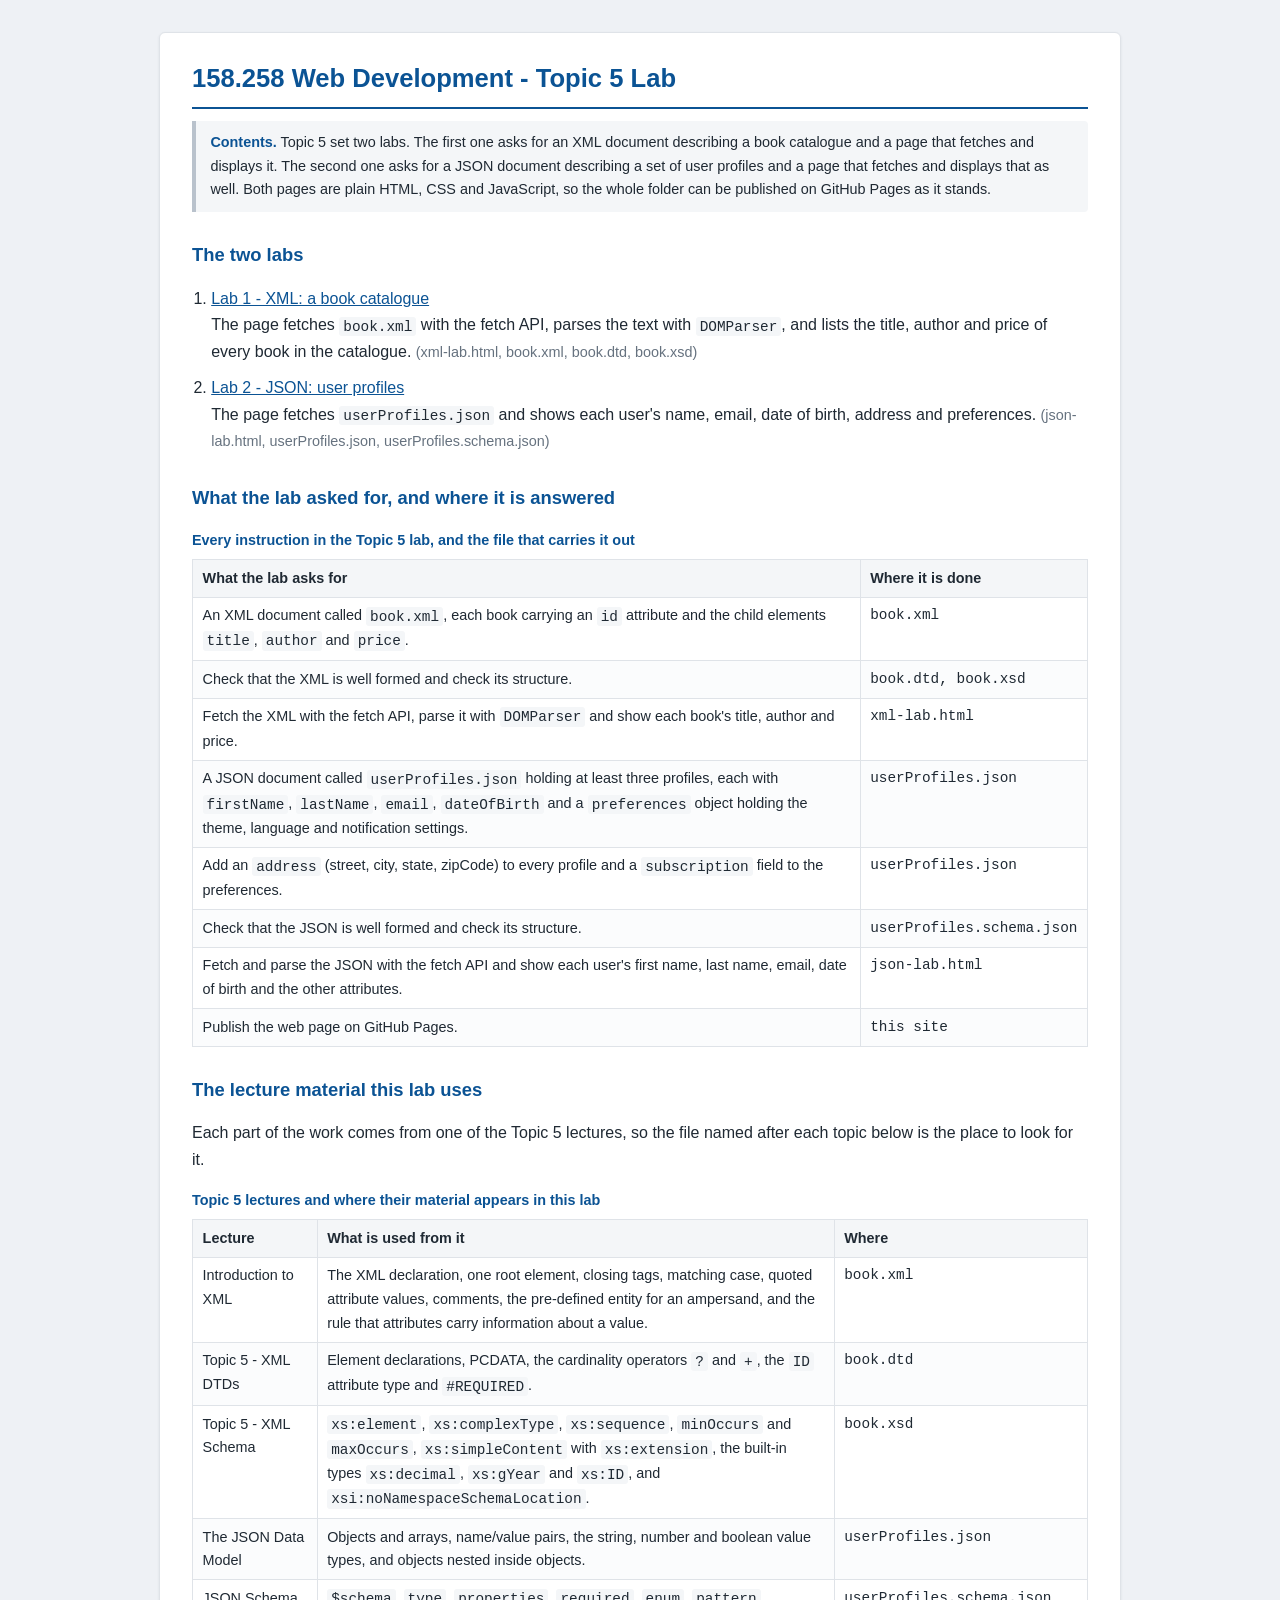
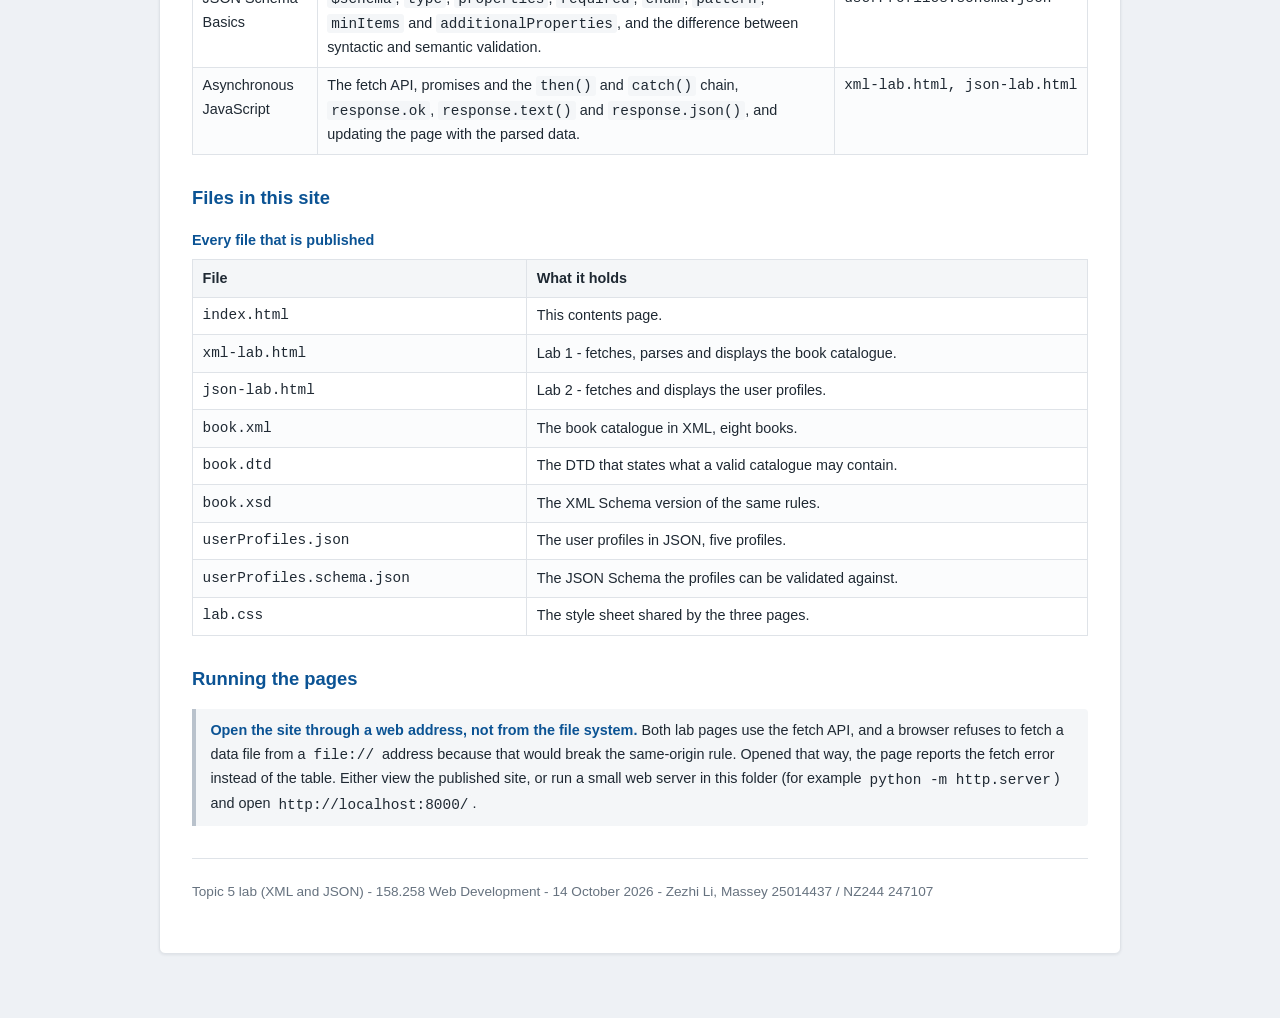
<file: index.html>
<!doctype html>
<html lang="en-NZ">
<head>
   <!--
      Name:     Zezhi Li (李泽智)
      ID:       Massey 25014437 / NZ244 247107
      Date:     14 October 2026
      Course:   158.258 Web Development - Topic 5 lab (XML and JSON)
      Purpose:  Contents page for the Topic 5 lab. It lists the two lab
                exercises, says where each thing the lab asks for is
                answered, and lists the lecture topics the work uses.

      Filename: index.html
   -->
   <meta charset="utf-8" />
   <meta name="viewport" content="width=device-width, initial-scale=1" />
   <meta name="keywords" content="XML lab, JSON lab, book.xml, userProfiles.json, DOMParser, fetch API, JSON Schema, XML DTD" />
   <title>Topic 5 Lab - XML and JSON - Contents</title>
   <link href="favicon.svg" rel="icon" type="image/svg+xml" />
   <link href="lab.css" rel="stylesheet" />
</head>

<body>
<main>
   <h1>158.258 Web Development - Topic 5 Lab</h1>

   <p class="brief">
      <strong>Contents.</strong> Topic 5 set two labs. The first one asks for an
      XML document describing a book catalogue and a page that fetches and
      displays it. The second one asks for a JSON document describing a set of
      user profiles and a page that fetches and displays that as well. Both pages
      are plain HTML, CSS and JavaScript, so the whole folder can be published on
      GitHub Pages as it stands.
   </p>

   <h2>The two labs</h2>
   <ol class="contents">
      <li>
         <a href="xml-lab.html">Lab 1 - XML: a book catalogue</a><br />
         The page fetches <code>book.xml</code> with the fetch API, parses the text
         with <code>DOMParser</code>, and lists the title, author and price of
         every book in the catalogue.
         <span class="muted">(xml-lab.html, book.xml, book.dtd, book.xsd)</span>
      </li>
      <li>
         <a href="json-lab.html">Lab 2 - JSON: user profiles</a><br />
         The page fetches <code>userProfiles.json</code> and shows each user's
         name, email, date of birth, address and preferences.
         <span class="muted">(json-lab.html, userProfiles.json, userProfiles.schema.json)</span>
      </li>
   </ol>

   <h2>What the lab asked for, and where it is answered</h2>
   <table>
      <caption>Every instruction in the Topic 5 lab, and the file that carries it out</caption>
      <thead>
         <tr>
            <th scope="col">What the lab asks for</th>
            <th scope="col">Where it is done</th>
         </tr>
      </thead>
      <tbody>
         <tr>
            <td>An XML document called <code>book.xml</code>, each book carrying an
                <code>id</code> attribute and the child elements <code>title</code>,
                <code>author</code> and <code>price</code>.</td>
            <td class="property">book.xml</td>
         </tr>
         <tr>
            <td>Check that the XML is well formed and check its structure.</td>
            <td class="property">book.dtd, book.xsd</td>
         </tr>
         <tr>
            <td>Fetch the XML with the fetch API, parse it with
                <code>DOMParser</code> and show each book's title, author and price.</td>
            <td class="property">xml-lab.html</td>
         </tr>
         <tr>
            <td>A JSON document called <code>userProfiles.json</code> holding at least
                three profiles, each with <code>firstName</code>, <code>lastName</code>,
                <code>email</code>, <code>dateOfBirth</code> and a
                <code>preferences</code> object holding the theme, language and
                notification settings.</td>
            <td class="property">userProfiles.json</td>
         </tr>
         <tr>
            <td>Add an <code>address</code> (street, city, state, zipCode) to every
                profile and a <code>subscription</code> field to the preferences.</td>
            <td class="property">userProfiles.json</td>
         </tr>
         <tr>
            <td>Check that the JSON is well formed and check its structure.</td>
            <td class="property">userProfiles.schema.json</td>
         </tr>
         <tr>
            <td>Fetch and parse the JSON with the fetch API and show each user's first
                name, last name, email, date of birth and the other attributes.</td>
            <td class="property">json-lab.html</td>
         </tr>
         <tr>
            <td>Publish the web page on GitHub Pages.</td>
            <td class="property">this site</td>
         </tr>
      </tbody>
   </table>

   <h2>The lecture material this lab uses</h2>
   <p>
      Each part of the work comes from one of the Topic 5 lectures, so the file
      named after each topic below is the place to look for it.
   </p>
   <table>
      <caption>Topic 5 lectures and where their material appears in this lab</caption>
      <thead>
         <tr>
            <th scope="col">Lecture</th>
            <th scope="col">What is used from it</th>
            <th scope="col">Where</th>
         </tr>
      </thead>
      <tbody>
         <tr>
            <td>Introduction to XML</td>
            <td>The XML declaration, one root element, closing tags, matching case,
                quoted attribute values, comments, the pre-defined entity for an
                ampersand, and the rule that attributes carry information about a
                value.</td>
            <td class="property">book.xml</td>
         </tr>
         <tr>
            <td>Topic 5 - XML DTDs</td>
            <td>Element declarations, PCDATA, the cardinality operators
                <code>?</code> and <code>+</code>, the <code>ID</code> attribute
                type and <code>#REQUIRED</code>.</td>
            <td class="property">book.dtd</td>
         </tr>
         <tr>
            <td>Topic 5 - XML Schema</td>
            <td><code>xs:element</code>, <code>xs:complexType</code>,
                <code>xs:sequence</code>, <code>minOccurs</code> and
                <code>maxOccurs</code>, <code>xs:simpleContent</code> with
                <code>xs:extension</code>, the built-in types
                <code>xs:decimal</code>, <code>xs:gYear</code> and
                <code>xs:ID</code>, and
                <code>xsi:noNamespaceSchemaLocation</code>.</td>
            <td class="property">book.xsd</td>
         </tr>
         <tr>
            <td>The JSON Data Model</td>
            <td>Objects and arrays, name/value pairs, the string, number and boolean
                value types, and objects nested inside objects.</td>
            <td class="property">userProfiles.json</td>
         </tr>
         <tr>
            <td>JSON Schema Basics</td>
            <td><code>$schema</code>, <code>type</code>, <code>properties</code>,
                <code>required</code>, <code>enum</code>, <code>pattern</code>,
                <code>minItems</code> and <code>additionalProperties</code>, and the
                difference between syntactic and semantic validation.</td>
            <td class="property">userProfiles.schema.json</td>
         </tr>
         <tr>
            <td>Asynchronous JavaScript</td>
            <td>The fetch API, promises and the <code>then()</code> and
                <code>catch()</code> chain, <code>response.ok</code>,
                <code>response.text()</code> and <code>response.json()</code>, and
                updating the page with the parsed data.</td>
            <td class="property">xml-lab.html, json-lab.html</td>
         </tr>
      </tbody>
   </table>

   <h2>Files in this site</h2>
   <table>
      <caption>Every file that is published</caption>
      <thead>
         <tr>
            <th scope="col">File</th>
            <th scope="col">What it holds</th>
         </tr>
      </thead>
      <tbody>
         <tr>
            <td class="property">index.html</td>
            <td>This contents page.</td>
         </tr>
         <tr>
            <td class="property">xml-lab.html</td>
            <td>Lab 1 - fetches, parses and displays the book catalogue.</td>
         </tr>
         <tr>
            <td class="property">json-lab.html</td>
            <td>Lab 2 - fetches and displays the user profiles.</td>
         </tr>
         <tr>
            <td class="property">book.xml</td>
            <td>The book catalogue in XML, eight books.</td>
         </tr>
         <tr>
            <td class="property">book.dtd</td>
            <td>The DTD that states what a valid catalogue may contain.</td>
         </tr>
         <tr>
            <td class="property">book.xsd</td>
            <td>The XML Schema version of the same rules.</td>
         </tr>
         <tr>
            <td class="property">userProfiles.json</td>
            <td>The user profiles in JSON, five profiles.</td>
         </tr>
         <tr>
            <td class="property">userProfiles.schema.json</td>
            <td>The JSON Schema the profiles can be validated against.</td>
         </tr>
         <tr>
            <td class="property">lab.css</td>
            <td>The style sheet shared by the three pages.</td>
         </tr>
      </tbody>
   </table>

   <h2>Running the pages</h2>
   <p class="note">
      <strong>Open the site through a web address, not from the file system.</strong>
      Both lab pages use the fetch API, and a browser refuses to fetch a data file
      from a <code>file://</code> address because that would break the same-origin
      rule. Opened that way, the page reports the fetch error instead of the table.
      Either view the published site, or run a small web server in this folder (for
      example <code>python -m http.server</code>) and open
      <code>http://localhost:8000/</code>.
   </p>

   <footer>
      <p>Topic 5 lab (XML and JSON) - 158.258 Web Development - 14 October 2026 -
         Zezhi Li, Massey 25014437 / NZ244 247107</p>
   </footer>
</main>
</body>
</html>
</file>
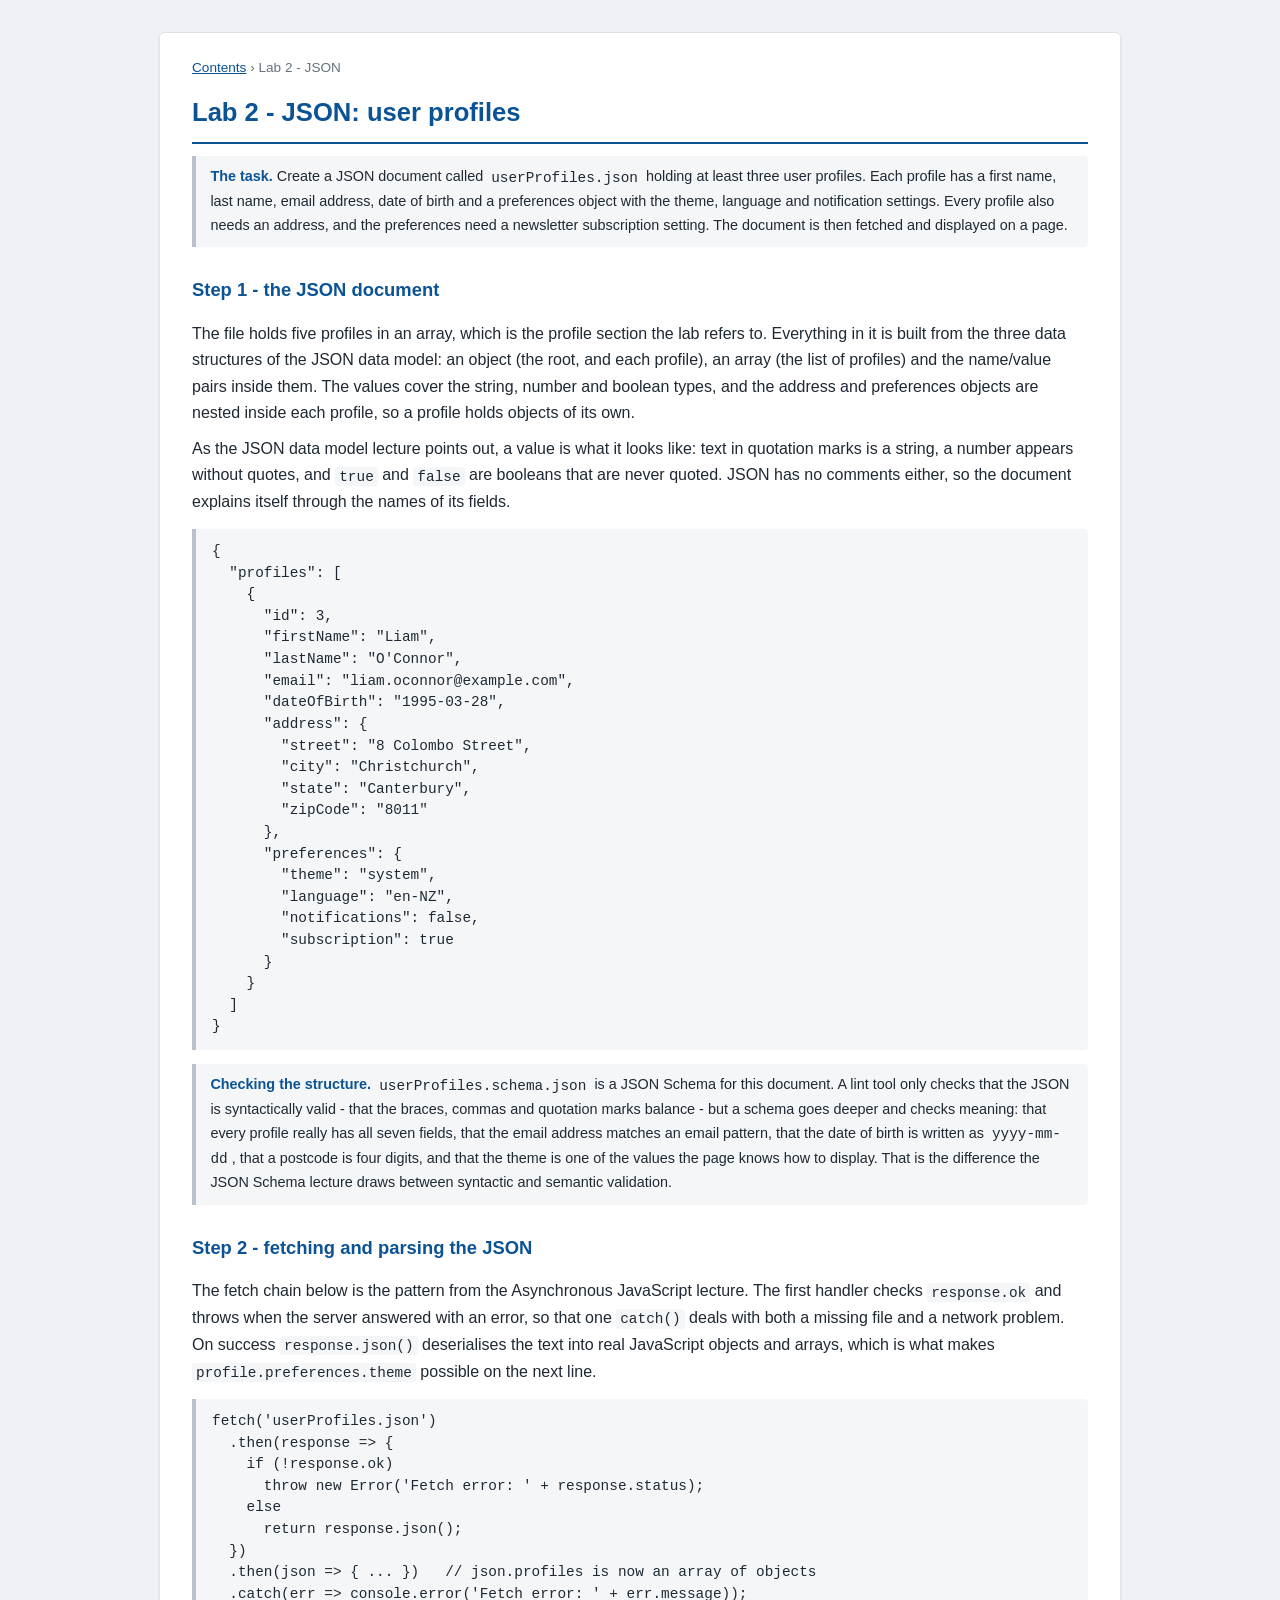
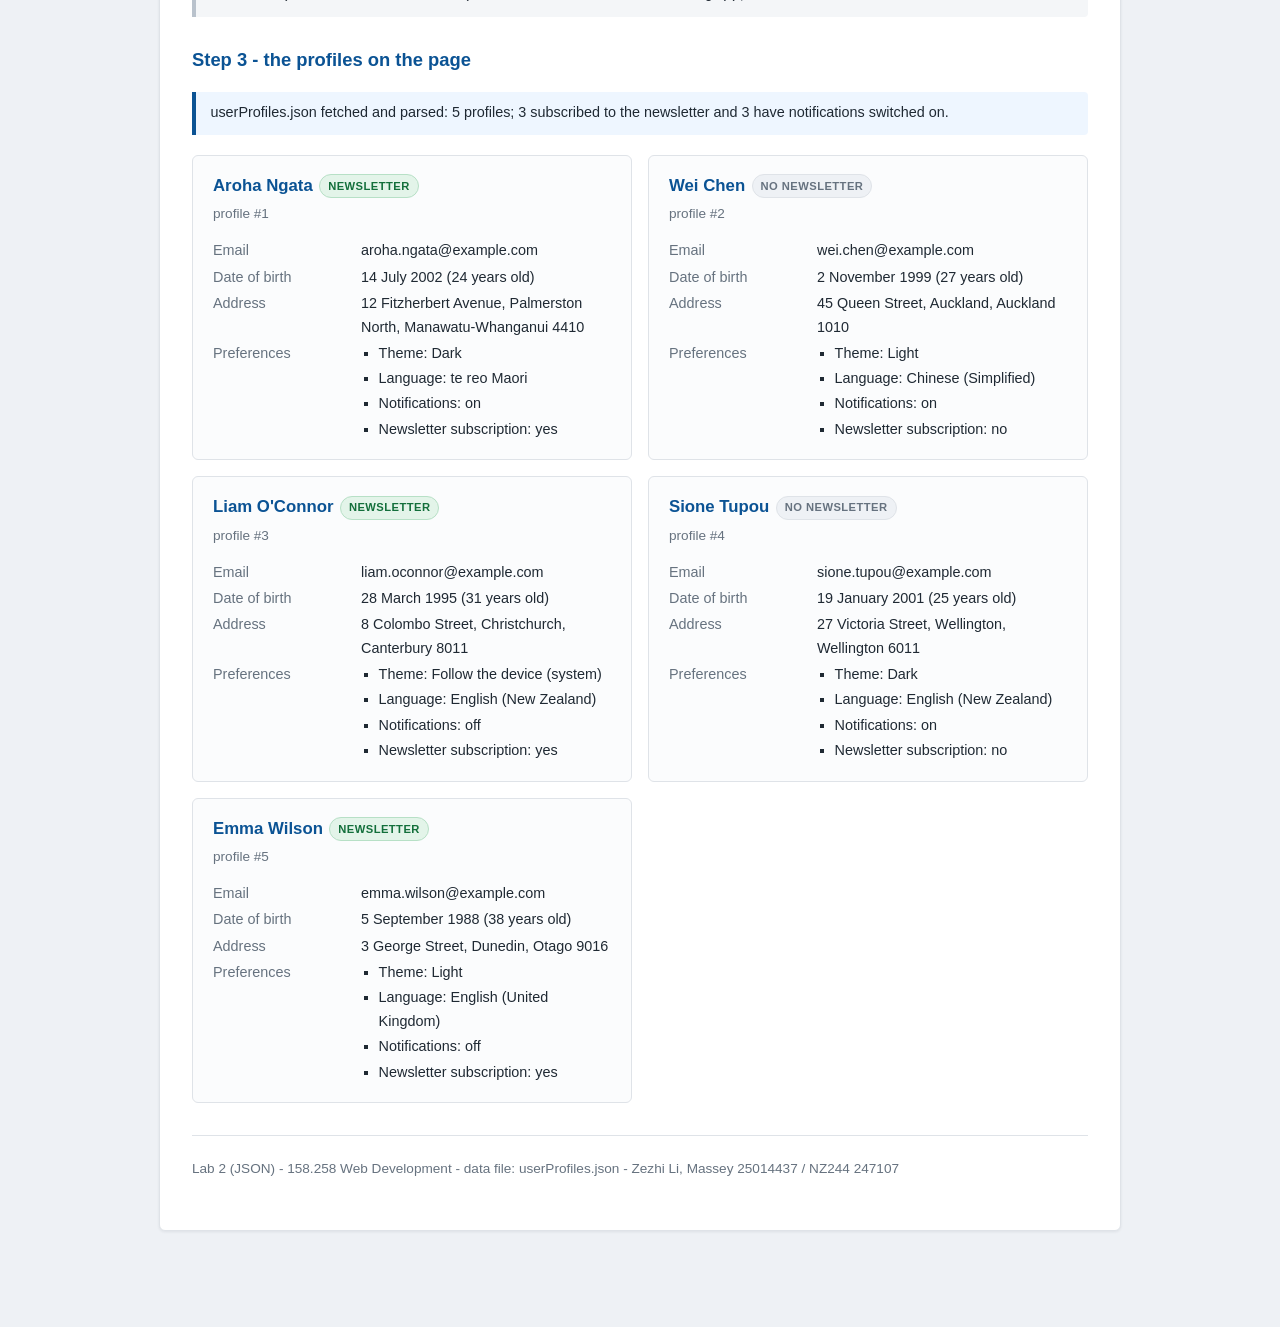
<file: json-lab.html>
<!doctype html>
<html lang="en-NZ">
<head>
   <!--
      Name:     Zezhi Li (李泽智)
      ID:       Massey 25014437 / NZ244 247107
      Date:     14 October 2026
      Course:   158.258 Web Development - Topic 5 lab, Lab 2 (JSON)
      Purpose:  Fetches userProfiles.json with the fetch API and displays
                every user's name, email, date of birth, address and
                preferences.

      Filename: json-lab.html
   -->
   <meta charset="utf-8" />
   <meta name="viewport" content="width=device-width, initial-scale=1" />
   <meta name="keywords" content="JSON lab, userProfiles.json, fetch API, preferences, JSON Schema" />
   <title>Lab 2 - JSON: user profiles</title>
   <link href="favicon.svg" rel="icon" type="image/svg+xml" />
   <link href="lab.css" rel="stylesheet" />
</head>

<body>
<main>
   <p class="breadcrumb"><a href="index.html">Contents</a> &rsaquo; Lab 2 - JSON</p>

   <h1>Lab 2 - JSON: user profiles</h1>

   <p class="brief">
      <strong>The task.</strong> Create a JSON document called
      <code>userProfiles.json</code> holding at least three user profiles. Each
      profile has a first name, last name, email address, date of birth and a
      preferences object with the theme, language and notification settings. Every
      profile also needs an address, and the preferences need a newsletter
      subscription setting. The document is then fetched and displayed on a page.
   </p>

   <h2>Step 1 - the JSON document</h2>
   <p>
      The file holds five profiles in an array, which is the profile section the lab
      refers to. Everything in it is built from the three data structures of the
      JSON data model: an object (the root, and each profile), an array (the list of
      profiles) and the name/value pairs inside them. The values cover the string,
      number and boolean types, and the address and preferences objects are nested
      inside each profile, so a profile holds objects of its own.
   </p>
   <p>
      As the JSON data model lecture points out, a value is what it looks like: text
      in quotation marks is a string, a number appears without quotes, and
      <code>true</code> and <code>false</code> are booleans that are never quoted.
      JSON has no comments either, so the document explains itself through the names
      of its fields.
   </p>

   <pre><code>{
  "profiles": [
    {
      "id": 3,
      "firstName": "Liam",
      "lastName": "O'Connor",
      "email": "liam.oconnor@example.com",
      "dateOfBirth": "1995-03-28",
      "address": {
        "street": "8 Colombo Street",
        "city": "Christchurch",
        "state": "Canterbury",
        "zipCode": "8011"
      },
      "preferences": {
        "theme": "system",
        "language": "en-NZ",
        "notifications": false,
        "subscription": true
      }
    }
  ]
}</code></pre>

   <p class="note">
      <strong>Checking the structure.</strong>
      <code>userProfiles.schema.json</code> is a JSON Schema for this document. A
      lint tool only checks that the JSON is syntactically valid - that the braces,
      commas and quotation marks balance - but a schema goes deeper and checks
      meaning: that every profile really has all seven fields, that the email
      address matches an email pattern, that the date of birth is written as
      <code>yyyy-mm-dd</code>, that a postcode is four digits, and that the theme is
      one of the values the page knows how to display. That is the difference the
      JSON Schema lecture draws between syntactic and semantic validation.
   </p>

   <h2>Step 2 - fetching and parsing the JSON</h2>
   <p>
      The fetch chain below is the pattern from the Asynchronous JavaScript lecture.
      The first handler checks <code>response.ok</code> and throws when the server
      answered with an error, so that one <code>catch()</code> deals with both a
      missing file and a network problem. On success <code>response.json()</code>
      deserialises the text into real JavaScript objects and arrays, which is what
      makes <code>profile.preferences.theme</code> possible on the next line.
   </p>

   <pre><code>fetch('userProfiles.json')
  .then(response =&gt; {
    if (!response.ok)
      throw new Error('Fetch error: ' + response.status);
    else
      return response.json();
  })
  .then(json =&gt; { ... })   // json.profiles is now an array of objects
  .catch(err =&gt; console.error('Fetch error: ' + err.message));</code></pre>

   <h2>Step 3 - the profiles on the page</h2>
   <p id="status">Loading userProfiles.json ...</p>

   <div class="grid" id="profiles"></div>

   <noscript>
      <p class="note">This page needs JavaScript switched on. The profiles above are
         added by a script that fetches userProfiles.json.</p>
   </noscript>

   <footer>
      <p>Lab 2 (JSON) - 158.258 Web Development - data file: userProfiles.json -
         Zezhi Li, Massey 25014437 / NZ244 247107</p>
   </footer>
</main>

<script>
/* =====================================================================
   Topic 5 JSON lab - the JavaScript for this page.

   userProfiles.json is fetched with the fetch API (Asynchronous JavaScript
   lecture) and each profile is turned into a card with DOM methods.
   ===================================================================== */

const statusBox = document.getElementById("status");
const list = document.getElementById("profiles");

const MONTHS = ["January", "February", "March", "April", "May", "June",
   "July", "August", "September", "October", "November", "December"];

const LANGUAGE_NAMES = {
   "en-NZ": "English (New Zealand)",
   "en-GB": "English (United Kingdom)",
   "zh-CN": "Chinese (Simplified)",
   "mi-NZ": "te reo Maori"
};

const THEME_NAMES = {
   "light": "Light",
   "dark": "Dark",
   "system": "Follow the device (system)"
};

/* "1995-03-28" is shown as "28 March 1995". The parts are taken from the
   string itself because a date-only string passed to new Date is read as
   UTC, which can put the date a day early in a New Zealand time zone. */
function formatDate(isoDate) {
   const parts = String(isoDate).split("-");
   if (parts.length !== 3) {
      return String(isoDate);
   }
   return Number(parts[2]) + " " + MONTHS[Number(parts[1]) - 1] + " " + parts[0];
}

/* Whole years since the date of birth, worked out from the parts. */
function ageOn(isoDate) {
   const parts = String(isoDate).split("-").map(Number);
   const today = new Date();
   let age = today.getFullYear() - parts[0];
   const monthDifference = (today.getMonth() + 1) - parts[1];

   if (monthDifference < 0 || (monthDifference === 0 && today.getDate() < parts[2])) {
      age = age - 1;
   }
   return age;
}

function addFact(parent, term, value) {
   const dt = document.createElement("dt");
   dt.textContent = term;
   const dd = document.createElement("dd");
   dd.textContent = value;
   parent.appendChild(dt);
   parent.appendChild(dd);
}

function addItem(parentList, text) {
   const item = document.createElement("li");
   item.textContent = text;
   parentList.appendChild(item);
}

function buildCard(profile) {
   const preferences = profile.preferences;
   const address = profile.address;

   const card = document.createElement("article");
   card.className = "card";

   const heading = document.createElement("h3");
   heading.textContent = profile.firstName + " " + profile.lastName;

   const badge = document.createElement("span");
   badge.className = preferences.subscription ? "badge" : "badge off";
   badge.textContent = preferences.subscription ? "Newsletter" : "No newsletter";
   heading.appendChild(badge);
   card.appendChild(heading);

   const handle = document.createElement("p");
   handle.className = "handle";
   handle.textContent = "profile #" + profile.id;
   card.appendChild(handle);

   const facts = document.createElement("dl");
   facts.className = "facts";

   addFact(facts, "Email", profile.email);
   addFact(facts, "Date of birth", formatDate(profile.dateOfBirth) +
      " (" + ageOn(profile.dateOfBirth) + " years old)");
   addFact(facts, "Address", address.street + ", " + address.city + ", " +
      address.state + " " + address.zipCode);

   const term = document.createElement("dt");
   term.textContent = "Preferences";
   const detail = document.createElement("dd");
   const prefList = document.createElement("ul");
   prefList.className = "prefs";
   addItem(prefList, "Theme: " + (THEME_NAMES[preferences.theme] || preferences.theme));
   addItem(prefList, "Language: " + (LANGUAGE_NAMES[preferences.language] || preferences.language));
   addItem(prefList, "Notifications: " + (preferences.notifications ? "on" : "off"));
   addItem(prefList, "Newsletter subscription: " + (preferences.subscription ? "yes" : "no"));
   detail.appendChild(prefList);
   facts.appendChild(term);
   facts.appendChild(detail);

   card.appendChild(facts);
   return card;
}

function showProfiles(profiles) {
   if (!profiles || profiles.length === 0) {
      statusBox.className = "error";
      statusBox.textContent = "userProfiles.json was parsed, but it holds no profiles.";
      return;
   }

   for (let i = 0; i < profiles.length; i = i + 1) {
      list.appendChild(buildCard(profiles[i]));
   }

   const subscribed = profiles.filter(function (profile) {
      return profile.preferences.subscription;
   }).length;

   const notified = profiles.filter(function (profile) {
      return profile.preferences.notifications;
   }).length;

   statusBox.textContent = "userProfiles.json fetched and parsed: " +
      profiles.length + " profiles; " + subscribed +
      " subscribed to the newsletter and " + notified +
      " have notifications switched on.";
}

fetch("userProfiles.json")
   .then(response => {
      if (!response.ok)
         throw new Error("Fetch error: " + response.status);
      else
         return response.json();
   })
   .then(json => {
      showProfiles(json.profiles);
   })
   .catch(err => {
      /* The message already starts with "Fetch error: " when it came from the
         status check above, so the words are only added when they are missing. */
      const message = err.message.indexOf("Fetch error") === 0
         ? err.message
         : "Fetch error: " + err.message;
      statusBox.className = "error";
      statusBox.textContent = message;
      console.error(message);
   });
</script>
</body>
</html>
</file>
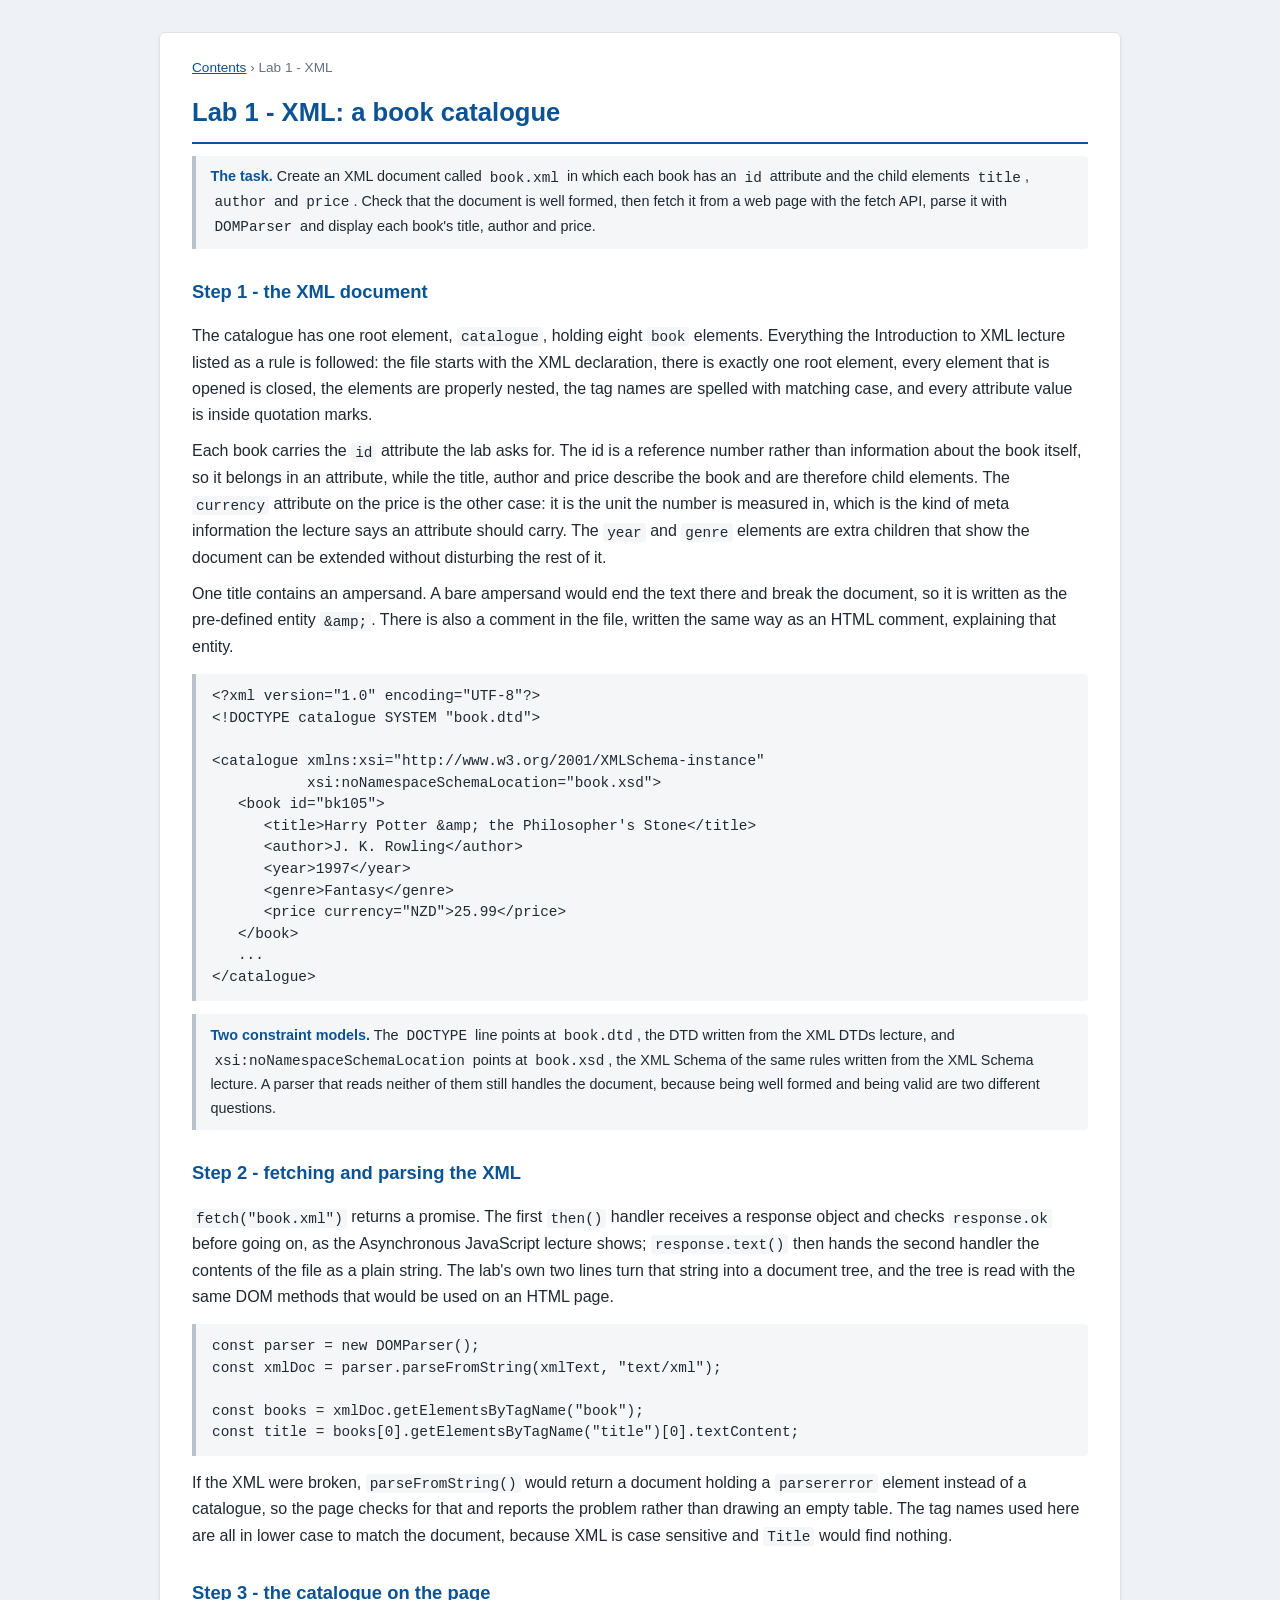
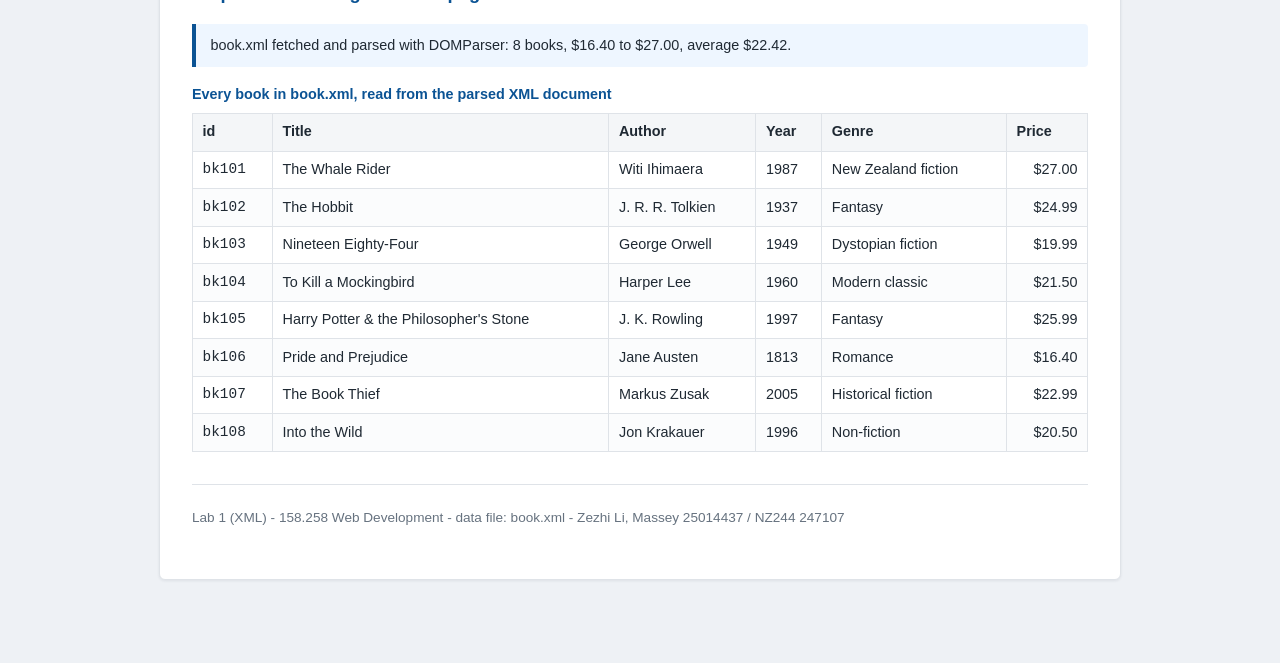
<file: xml-lab.html>
<!doctype html>
<html lang="en-NZ">
<head>
   <!--
      Name:     Zezhi Li (李泽智)
      ID:       Massey 25014437 / NZ244 247107
      Date:     14 October 2026
      Course:   158.258 Web Development - Topic 5 lab, Lab 1 (XML)
      Purpose:  Fetches book.xml with the fetch API, parses the text with
                DOMParser, and displays the title, author and price of every
                book in the catalogue.

      Filename: xml-lab.html
   -->
   <meta charset="utf-8" />
   <meta name="viewport" content="width=device-width, initial-scale=1" />
   <meta name="keywords" content="XML lab, book.xml, DOMParser, fetch API, DOM, book catalogue" />
   <title>Lab 1 - XML: a book catalogue</title>
   <link href="favicon.svg" rel="icon" type="image/svg+xml" />
   <link href="lab.css" rel="stylesheet" />
</head>

<body>
<main>
   <p class="breadcrumb"><a href="index.html">Contents</a> &rsaquo; Lab 1 - XML</p>

   <h1>Lab 1 - XML: a book catalogue</h1>

   <p class="brief">
      <strong>The task.</strong> Create an XML document called
      <code>book.xml</code> in which each book has an <code>id</code> attribute and
      the child elements <code>title</code>, <code>author</code> and
      <code>price</code>. Check that the document is well formed, then fetch it
      from a web page with the fetch API, parse it with <code>DOMParser</code> and
      display each book's title, author and price.
   </p>

   <h2>Step 1 - the XML document</h2>
   <p>
      The catalogue has one root element, <code>catalogue</code>, holding eight
      <code>book</code> elements. Everything the Introduction to XML lecture
      listed as a rule is followed: the file starts with the XML declaration, there
      is exactly one root element, every element that is opened is closed, the
      elements are properly nested, the tag names are spelled with matching case,
      and every attribute value is inside quotation marks.
   </p>
   <p>
      Each book carries the <code>id</code> attribute the lab asks for. The id is a
      reference number rather than information about the book itself, so it belongs
      in an attribute, while the title, author and price describe the book and are
      therefore child elements. The <code>currency</code> attribute on the price is
      the other case: it is the unit the number is measured in, which is the kind
      of meta information the lecture says an attribute should carry. The
      <code>year</code> and <code>genre</code> elements are extra children that
      show the document can be extended without disturbing the rest of it.
   </p>
   <p>
      One title contains an ampersand. A bare ampersand would end the text there and
      break the document, so it is written as the pre-defined entity
      <code>&amp;amp;</code>. There is also a comment in the file, written the same
      way as an HTML comment, explaining that entity.
   </p>

   <pre><code>&lt;?xml version="1.0" encoding="UTF-8"?&gt;
&lt;!DOCTYPE catalogue SYSTEM "book.dtd"&gt;

&lt;catalogue xmlns:xsi="http://www.w3.org/2001/XMLSchema-instance"
           xsi:noNamespaceSchemaLocation="book.xsd"&gt;
   &lt;book id="bk105"&gt;
      &lt;title&gt;Harry Potter &amp;amp; the Philosopher's Stone&lt;/title&gt;
      &lt;author&gt;J. K. Rowling&lt;/author&gt;
      &lt;year&gt;1997&lt;/year&gt;
      &lt;genre&gt;Fantasy&lt;/genre&gt;
      &lt;price currency="NZD"&gt;25.99&lt;/price&gt;
   &lt;/book&gt;
   ...
&lt;/catalogue&gt;</code></pre>

   <p class="note">
      <strong>Two constraint models.</strong> The <code>DOCTYPE</code> line points
      at <code>book.dtd</code>, the DTD written from the XML DTDs lecture, and
      <code>xsi:noNamespaceSchemaLocation</code> points at <code>book.xsd</code>,
      the XML Schema of the same rules written from the XML Schema lecture. A
      parser that reads neither of them still handles the document, because being
      well formed and being valid are two different questions.
   </p>

   <h2>Step 2 - fetching and parsing the XML</h2>
   <p>
      <code>fetch("book.xml")</code> returns a promise. The first
      <code>then()</code> handler receives a response object and checks
      <code>response.ok</code> before going on, as the Asynchronous JavaScript
      lecture shows; <code>response.text()</code> then hands the second handler the
      contents of the file as a plain string. The lab's own two lines turn that
      string into a document tree, and the tree is read with the same DOM methods
      that would be used on an HTML page.
   </p>

   <pre><code>const parser = new DOMParser();
const xmlDoc = parser.parseFromString(xmlText, "text/xml");

const books = xmlDoc.getElementsByTagName("book");
const title = books[0].getElementsByTagName("title")[0].textContent;</code></pre>

   <p>
      If the XML were broken, <code>parseFromString()</code> would return a document
      holding a <code>parsererror</code> element instead of a catalogue, so the page
      checks for that and reports the problem rather than drawing an empty table.
      The tag names used here are all in lower case to match the document, because
      XML is case sensitive and <code>Title</code> would find nothing.
   </p>

   <h2>Step 3 - the catalogue on the page</h2>
   <p id="status">Loading book.xml ...</p>

   <table>
      <caption>Every book in book.xml, read from the parsed XML document</caption>
      <thead>
         <tr>
            <th scope="col">id</th>
            <th scope="col">Title</th>
            <th scope="col">Author</th>
            <th scope="col">Year</th>
            <th scope="col">Genre</th>
            <th scope="col">Price</th>
         </tr>
      </thead>
      <tbody id="catalogue-body"></tbody>
   </table>

   <noscript>
      <p class="note">This page needs JavaScript switched on. The table above is
         filled in by a script that fetches and parses book.xml.</p>
   </noscript>

   <footer>
      <p>Lab 1 (XML) - 158.258 Web Development - data file: book.xml -
         Zezhi Li, Massey 25014437 / NZ244 247107</p>
   </footer>
</main>

<script>
/* =====================================================================
   Topic 5 XML lab - the JavaScript for this page.

   book.xml is fetched with the fetch API (Asynchronous JavaScript lecture)
   and parsed with DOMParser. Every book is then added to the table above
   with DOM methods, and the line above the table reports what was found.
   ===================================================================== */

const statusBox = document.getElementById("status");
const tbody = document.getElementById("catalogue-body");

/* Show a price in the currency named in the XML, so the page would still
   read correctly if the currency attribute ever changed. */
function formatPrice(amount, code) {
   try {
      return new Intl.NumberFormat("en-NZ", {
         style: "currency",
         currency: code || "NZD"
      }).format(amount);
   } catch (error) {
      return amount.toFixed(2) + " " + (code || "");
   }
}

/* The trimmed text inside the first child element with this tag name.
   XML is case sensitive, so these names have to match book.xml. */
function childText(parent, tagName) {
   const node = parent.getElementsByTagName(tagName)[0];
   return node ? node.textContent.trim() : "";
}

function addCell(row, text, className) {
   const cell = document.createElement("td");
   cell.textContent = text;
   if (className) {
      cell.className = className;
   }
   row.appendChild(cell);
}

/* Chrome and Edge wrap the useful sentence from a parser error in their own
   boilerplate, so this keeps the part that names the problem. */
function parserMessage(problem) {
   let text = problem.textContent.replace(/\s+/g, " ").trim();
   const start = text.indexOf("error on line");
   if (start > -1) {
      text = text.slice(start);
   }
   const end = text.indexOf("Below is a rendering");
   if (end > -1) {
      text = text.slice(0, end).trim();
   }
   return text;
}

function showCatalogue(xmlDoc) {
   const books = xmlDoc.getElementsByTagName("book");

   if (books.length === 0) {
      statusBox.className = "error";
      statusBox.textContent = "book.xml was parsed, but it holds no book elements.";
      return;
   }

   const prices = [];
   let currency = "NZD";

   for (let i = 0; i < books.length; i = i + 1) {
      const book = books[i];
      const priceElement = book.getElementsByTagName("price")[0];
      const amount = parseFloat(childText(book, "price"));

      if (i === 0 && priceElement) {
         currency = priceElement.getAttribute("currency") || currency;
      }
      prices.push(amount);

      const row = document.createElement("tr");
      addCell(row, book.getAttribute("id"), "property");
      addCell(row, childText(book, "title"));
      addCell(row, childText(book, "author"));
      addCell(row, childText(book, "year") || "-");
      addCell(row, childText(book, "genre") || "-");
      addCell(row, formatPrice(amount, currency), "numeric");
      tbody.appendChild(row);
   }

   const total = prices.reduce(function (sum, value) {
      return sum + value;
   }, 0);

   statusBox.textContent = "book.xml fetched and parsed with DOMParser: " +
      books.length + " books, " + formatPrice(Math.min(...prices), currency) +
      " to " + formatPrice(Math.max(...prices), currency) +
      ", average " + formatPrice(total / prices.length, currency) + ".";
}

fetch("book.xml")
   .then(function (response) {
      if (!response.ok) {
         throw new Error("book.xml could not be loaded (HTTP " + response.status + ")");
      }
      return response.text();
   })
   .then(function (xmlText) {
      /* The two lines the lab instructions ask for. */
      const parser = new DOMParser();
      const xmlDoc = parser.parseFromString(xmlText, "text/xml");

      /* XML that is not well formed comes back as a document holding a
         parsererror element instead of a catalogue. */
      const problem = xmlDoc.getElementsByTagName("parsererror");
      if (problem.length > 0) {
         throw new Error("book.xml is not well formed - " + parserMessage(problem[0]));
      }

      showCatalogue(xmlDoc);
   })
   .catch(function (error) {
      statusBox.className = "error";
      statusBox.textContent = error.message;
   });
</script>
</body>
</html>
</file>
<file: lab.css>
@charset "utf-8";

/* ------------------------------------------------------------------
   Shared styling for the Topic 5 lab pages (XML and JSON).
   Every page links to this one style sheet so that both labs have the
   same readable look as the earlier lab sites.

   Zezhi Li - Massey 25014437 / NZ244 247107 - 14 October 2026
   ------------------------------------------------------------------ */

body {
   margin: 0;
   padding: 2rem 1rem 4rem;
   font-family: "Segoe UI", Tahoma, Geneva, Verdana, sans-serif;
   line-height: 1.65;
   color: #1f2933;
   background-color: #eef1f5;
}

main {
   max-width: 56rem;
   margin: 0 auto;
   padding: 1.5rem 2rem 2.5rem;
   background-color: #ffffff;
   border: 1px solid #dfe3e8;
   border-radius: 6px;
   box-shadow: 0 1px 3px rgba(31, 41, 51, 0.08);
}

h1 {
   margin: 0 0 0.5rem;
   padding-bottom: 0.5rem;
   font-size: 1.6rem;
   color: #0b5394;
   border-bottom: 2px solid #0b5394;
}

h2 {
   margin-top: 1.75rem;
   font-size: 1.15rem;
   color: #0b5394;
}

h3 {
   font-size: 1.05rem;
   color: #0b5394;
}

p {
   margin: 0.6rem 0;
}

a {
   color: #0b5394;
}

/* Small greyed-out blocks used for the task description and for notes. */
.brief,
.note {
   margin: 0.75rem 0 1.25rem;
   padding: 0.6rem 0.9rem;
   font-size: 0.9rem;
   background-color: #f4f6f8;
   border-left: 4px solid #b9c2cc;
   border-radius: 0 4px 4px 0;
}

.brief strong,
.note strong {
   color: #0b5394;
}

.breadcrumb {
   margin: 0 0 0.75rem;
   font-size: 0.85rem;
   color: #66727f;
}

.muted {
   font-size: 0.9rem;
   color: #66727f;
}

/* The status line that reports what the fetch and parse produced. */
#status {
   margin: 1rem 0;
   padding: 0.6rem 0.9rem;
   font-size: 0.9rem;
   background-color: #eef6ff;
   border-left: 4px solid #0b5394;
   border-radius: 0 4px 4px 0;
}

#status.error {
   color: #a32222;
   font-weight: bold;
   background-color: #fdecec;
   border-left-color: #a32222;
}

/* Tables of values, used for the book catalogue. */
table {
   width: 100%;
   margin: 1rem 0;
   border-collapse: collapse;
   font-size: 0.9rem;
}

caption {
   margin-bottom: 0.4rem;
   font-weight: bold;
   text-align: left;
   color: #0b5394;
}

th,
td {
   padding: 0.4rem 0.6rem;
   text-align: left;
   vertical-align: top;
   border: 1px solid #dfe3e8;
}

th {
   background-color: #f4f6f8;
}

tbody tr:nth-child(even) {
   background-color: #fbfcfd;
}

td.numeric {
   white-space: nowrap;
   text-align: right;
}

td.property {
   white-space: nowrap;
   font-family: Consolas, "Courier New", monospace;
}

/* Grid of profile cards used on the JSON page. */
.grid {
   display: grid;
   grid-template-columns: repeat(auto-fit, minmax(20rem, 1fr));
   gap: 1rem;
   margin: 1.25rem 0;
}

.card {
   padding: 1rem 1.25rem;
   background-color: #fbfcfd;
   border: 1px solid #dfe3e8;
   border-radius: 6px;
}

.card h3 {
   margin: 0 0 0.25rem;
}

.card .handle {
   margin: 0;
   font-size: 0.85rem;
   color: #66727f;
}

.badge {
   display: inline-block;
   margin-left: 0.4rem;
   padding: 0.1rem 0.5rem;
   font-size: 0.7rem;
   font-weight: bold;
   letter-spacing: 0.04em;
   text-transform: uppercase;
   color: #136f3b;
   background-color: #e3f4e9;
   border: 1px solid #b7e0c6;
   border-radius: 999px;
   vertical-align: middle;
}

.badge.off {
   color: #66727f;
   background-color: #eef1f5;
   border-color: #dfe3e8;
}

/* Name and value pairs inside a profile card. */
.facts {
   display: grid;
   grid-template-columns: 8.5rem 1fr;
   gap: 0.15rem 0.75rem;
   margin: 0.85rem 0 0;
   font-size: 0.9rem;
}

.facts dt {
   color: #66727f;
}

.facts dd {
   margin: 0;
   word-break: break-word;
}

.facts dt.sub {
   padding-left: 0.9rem;
}

/* The list of preferences inside a profile card. */
.prefs {
   margin: 0;
   padding-left: 1.1rem;
   list-style-type: square;
}

.prefs li {
   margin-bottom: 0.1rem;
}

/* Lists, code blocks and inline code. */
code {
   padding: 0.1rem 0.25rem;
   font-family: Consolas, "Courier New", monospace;
   font-size: 0.9rem;
   background-color: #f4f6f8;
   border-radius: 3px;
}

pre {
   padding: 0.75rem 1rem;
   font-size: 0.85rem;
   line-height: 1.5;
   background-color: #f4f6f8;
   border-left: 4px solid #b9c2cc;
   border-radius: 0 4px 4px 0;
   overflow-x: auto;
}

pre code {
   padding: 0;
   background-color: transparent;
}

/* Contents page. */
.contents {
   padding-left: 1.2rem;
}

.contents li {
   margin-bottom: 0.6rem;
}

footer {
   margin-top: 2rem;
   padding-top: 0.75rem;
   font-size: 0.85rem;
   color: #66727f;
   border-top: 1px solid #dfe3e8;
}

/* One column for the name and value pairs on a narrow screen. */
@media (max-width: 34rem) {
   main {
      padding: 1.25rem 1.1rem 2rem;
   }

   .facts {
      grid-template-columns: 1fr;
      gap: 0 0;
   }

   .facts dd {
      margin-bottom: 0.35rem;
   }

   .facts dt.sub {
      padding-left: 0;
   }
}
</file>
